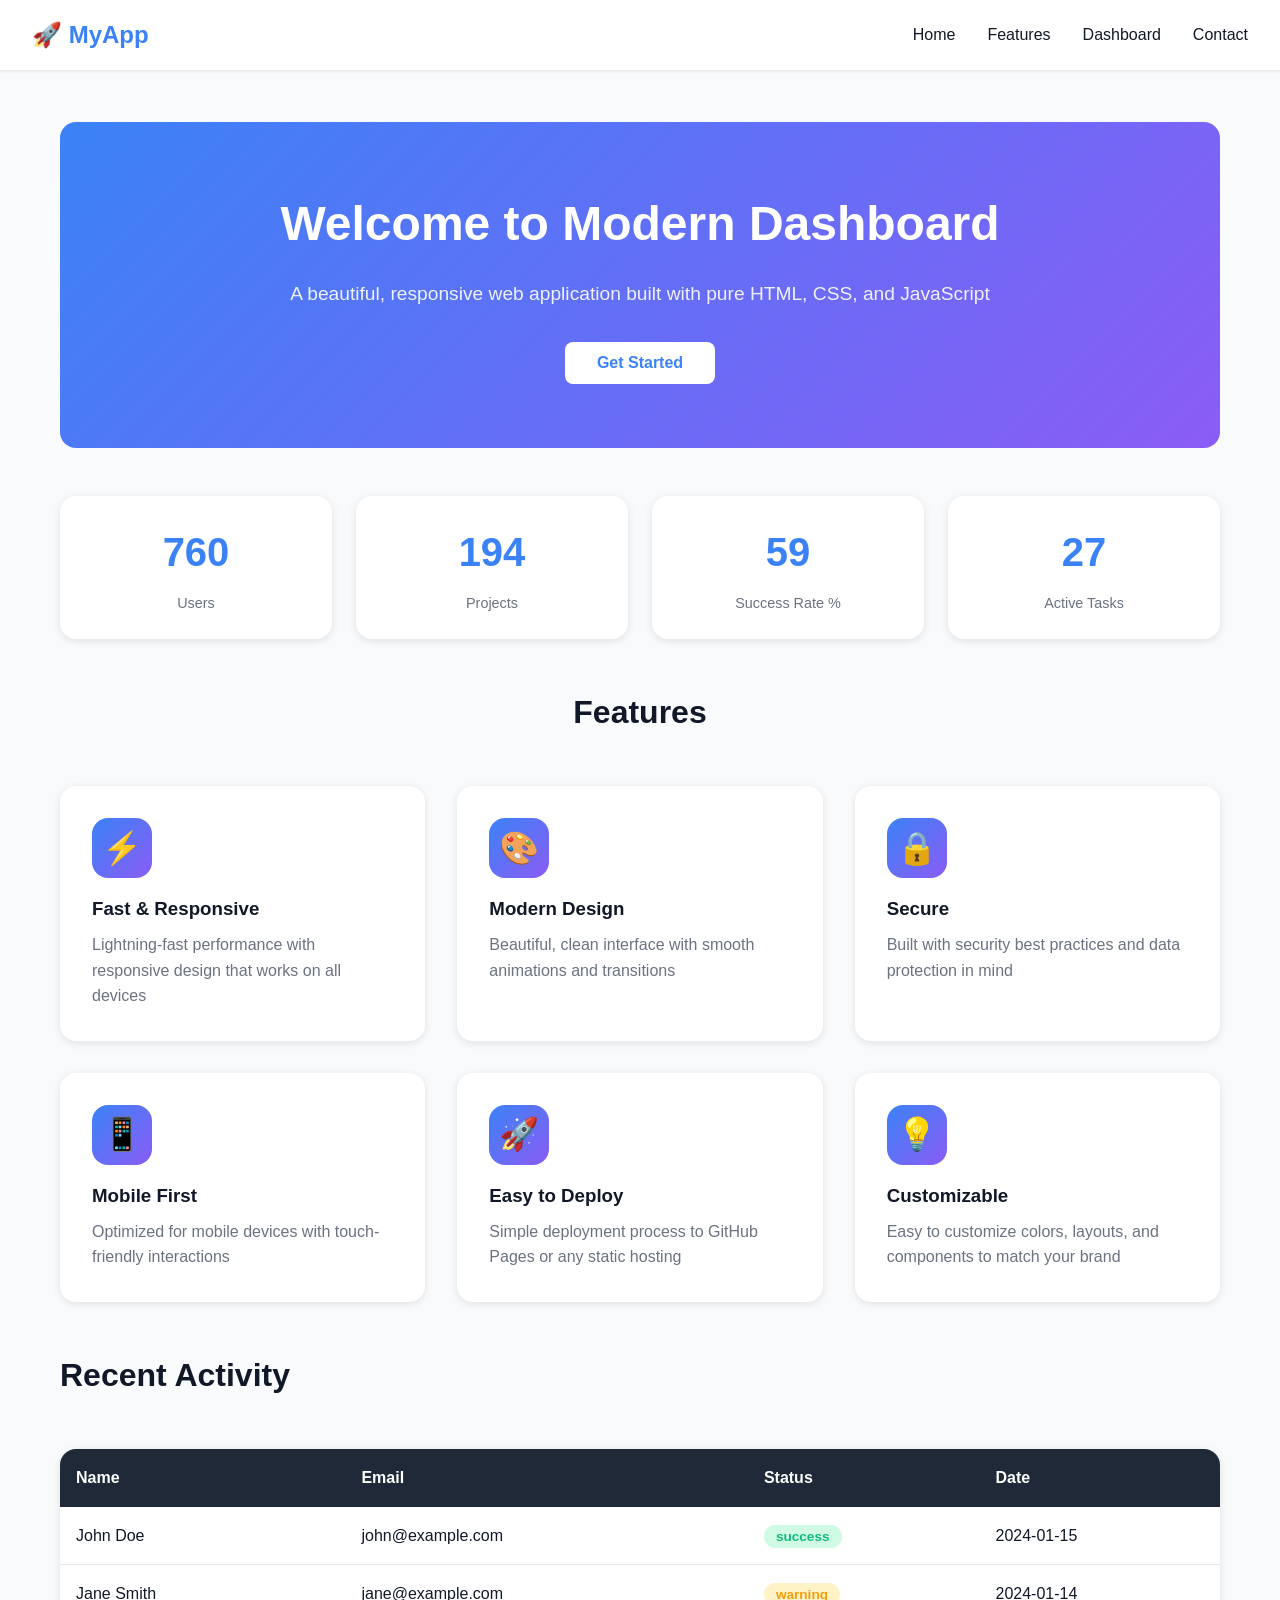
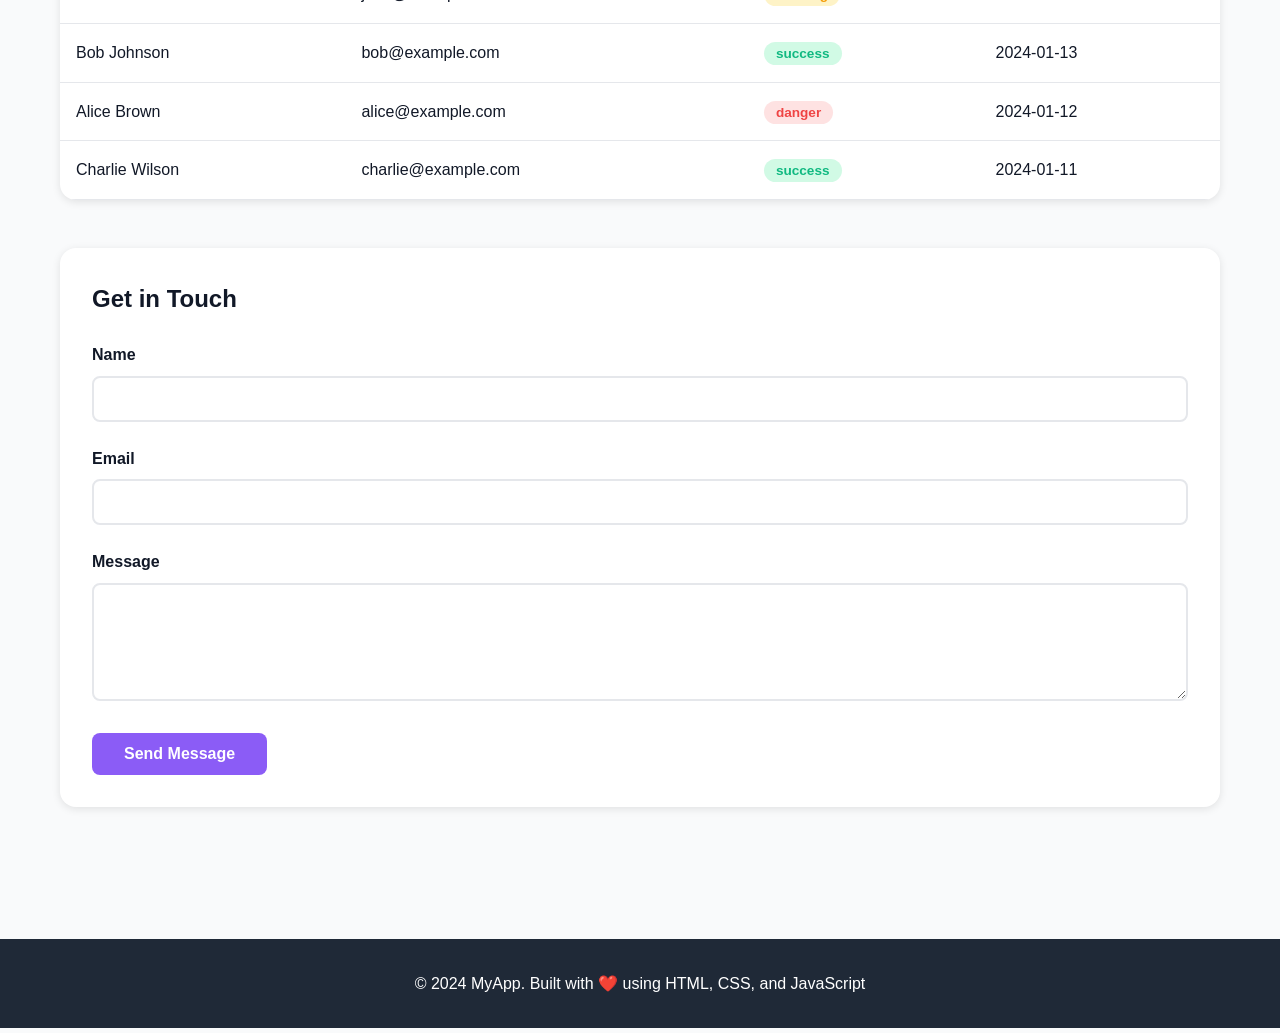
<file: github-pages-app.html>
<!DOCTYPE html>
<html lang="en">
<head>
  <meta charset="UTF-8">
  <meta name="viewport" content="width=device-width, initial-scale=1.0">
  <title>Modern Dashboard App</title>
  <style>
    * {
      margin: 0;
      padding: 0;
      box-sizing: border-box;
    }

    :root {
      --primary: #3b82f6;
      --primary-dark: #2563eb;
      --secondary: #8b5cf6;
      --success: #10b981;
      --danger: #ef4444;
      --warning: #f59e0b;
      --dark: #1f2937;
      --light: #f9fafb;
      --border: #e5e7eb;
      --text: #111827;
      --text-light: #6b7280;
    }

    body {
      font-family: -apple-system, BlinkMacSystemFont, 'Segoe UI', Roboto, 'Helvetica Neue', Arial, sans-serif;
      background: var(--light);
      color: var(--text);
      line-height: 1.6;
    }

    .container {
      max-width: 1200px;
      margin: 0 auto;
      padding: 20px;
    }

    /* Header */
    header {
      background: white;
      box-shadow: 0 1px 3px rgba(0, 0, 0, 0.1);
      position: sticky;
      top: 0;
      z-index: 100;
    }

    nav {
      display: flex;
      justify-content: space-between;
      align-items: center;
      padding: 1rem 2rem;
    }

    .logo {
      font-size: 1.5rem;
      font-weight: bold;
      color: var(--primary);
    }

    .nav-links {
      display: flex;
      gap: 2rem;
      list-style: none;
    }

    .nav-links a {
      text-decoration: none;
      color: var(--text);
      font-weight: 500;
      transition: color 0.3s;
    }

    .nav-links a:hover {
      color: var(--primary);
    }

    .menu-toggle {
      display: none;
      background: none;
      border: none;
      font-size: 1.5rem;
      cursor: pointer;
    }

    /* Hero Section */
    .hero {
      background: linear-gradient(135deg, var(--primary), var(--secondary));
      color: white;
      padding: 4rem 2rem;
      text-align: center;
      border-radius: 1rem;
      margin: 2rem 0;
    }

    .hero h1 {
      font-size: 3rem;
      margin-bottom: 1rem;
      animation: fadeInDown 0.8s;
    }

    .hero p {
      font-size: 1.2rem;
      margin-bottom: 2rem;
      opacity: 0.9;
      animation: fadeInUp 0.8s;
    }

    .btn {
      padding: 0.75rem 2rem;
      border: none;
      border-radius: 0.5rem;
      font-size: 1rem;
      font-weight: 600;
      cursor: pointer;
      transition: all 0.3s;
      text-decoration: none;
      display: inline-block;
    }

    .btn-primary {
      background: white;
      color: var(--primary);
    }

    .btn-primary:hover {
      transform: translateY(-2px);
      box-shadow: 0 4px 12px rgba(0, 0, 0, 0.2);
    }

    .btn-secondary {
      background: var(--secondary);
      color: white;
    }

    /* Features Grid */
    .features {
      display: grid;
      grid-template-columns: repeat(auto-fit, minmax(280px, 1fr));
      gap: 2rem;
      margin: 3rem 0;
    }

    .feature-card {
      background: white;
      padding: 2rem;
      border-radius: 1rem;
      box-shadow: 0 2px 8px rgba(0, 0, 0, 0.1);
      transition: transform 0.3s, box-shadow 0.3s;
      animation: fadeIn 0.5s;
    }

    .feature-card:hover {
      transform: translateY(-5px);
      box-shadow: 0 8px 24px rgba(0, 0, 0, 0.15);
    }

    .feature-icon {
      width: 60px;
      height: 60px;
      background: linear-gradient(135deg, var(--primary), var(--secondary));
      border-radius: 1rem;
      display: flex;
      align-items: center;
      justify-content: center;
      font-size: 2rem;
      margin-bottom: 1rem;
    }

    .feature-card h3 {
      margin-bottom: 0.5rem;
      color: var(--text);
    }

    .feature-card p {
      color: var(--text-light);
    }

    /* Stats Section */
    .stats {
      display: grid;
      grid-template-columns: repeat(auto-fit, minmax(200px, 1fr));
      gap: 1.5rem;
      margin: 3rem 0;
    }

    .stat-card {
      background: white;
      padding: 1.5rem;
      border-radius: 1rem;
      text-align: center;
      box-shadow: 0 2px 8px rgba(0, 0, 0, 0.1);
    }

    .stat-value {
      font-size: 2.5rem;
      font-weight: bold;
      color: var(--primary);
      margin-bottom: 0.5rem;
    }

    .stat-label {
      color: var(--text-light);
      font-size: 0.9rem;
    }

    /* Form Section */
    .form-section {
      background: white;
      padding: 2rem;
      border-radius: 1rem;
      box-shadow: 0 2px 8px rgba(0, 0, 0, 0.1);
      margin: 3rem 0;
    }

    .form-group {
      margin-bottom: 1.5rem;
    }

    .form-group label {
      display: block;
      margin-bottom: 0.5rem;
      font-weight: 600;
      color: var(--text);
    }

    .form-group input,
    .form-group textarea,
    .form-group select {
      width: 100%;
      padding: 0.75rem;
      border: 2px solid var(--border);
      border-radius: 0.5rem;
      font-size: 1rem;
      transition: border-color 0.3s;
    }

    .form-group input:focus,
    .form-group textarea:focus,
    .form-group select:focus {
      outline: none;
      border-color: var(--primary);
    }

    /* Table */
    .table-container {
      background: white;
      border-radius: 1rem;
      overflow: hidden;
      box-shadow: 0 2px 8px rgba(0, 0, 0, 0.1);
      margin: 3rem 0;
    }

    table {
      width: 100%;
      border-collapse: collapse;
    }

    thead {
      background: var(--dark);
      color: white;
    }

    th, td {
      padding: 1rem;
      text-align: left;
    }

    tbody tr {
      border-bottom: 1px solid var(--border);
      transition: background 0.3s;
    }

    tbody tr:hover {
      background: var(--light);
    }

    .badge {
      padding: 0.25rem 0.75rem;
      border-radius: 1rem;
      font-size: 0.85rem;
      font-weight: 600;
    }

    .badge-success {
      background: #d1fae5;
      color: var(--success);
    }

    .badge-warning {
      background: #fef3c7;
      color: var(--warning);
    }

    .badge-danger {
      background: #fee2e2;
      color: var(--danger);
    }

    /* Modal */
    .modal {
      display: none;
      position: fixed;
      top: 0;
      left: 0;
      width: 100%;
      height: 100%;
      background: rgba(0, 0, 0, 0.5);
      z-index: 1000;
      justify-content: center;
      align-items: center;
    }

    .modal.active {
      display: flex;
    }

    .modal-content {
      background: white;
      padding: 2rem;
      border-radius: 1rem;
      max-width: 500px;
      width: 90%;
      animation: slideUp 0.3s;
    }

    .modal-header {
      display: flex;
      justify-content: space-between;
      align-items: center;
      margin-bottom: 1.5rem;
    }

    .close-modal {
      background: none;
      border: none;
      font-size: 1.5rem;
      cursor: pointer;
      color: var(--text-light);
    }

    /* Footer */
    footer {
      background: var(--dark);
      color: white;
      text-align: center;
      padding: 2rem;
      margin-top: 4rem;
    }

    /* Animations */
    @keyframes fadeIn {
      from {
        opacity: 0;
        transform: translateY(20px);
      }
      to {
        opacity: 1;
        transform: translateY(0);
      }
    }

    @keyframes fadeInDown {
      from {
        opacity: 0;
        transform: translateY(-20px);
      }
      to {
        opacity: 1;
        transform: translateY(0);
      }
    }

    @keyframes fadeInUp {
      from {
        opacity: 0;
        transform: translateY(20px);
      }
      to {
        opacity: 1;
        transform: translateY(0);
      }
    }

    @keyframes slideUp {
      from {
        opacity: 0;
        transform: translateY(50px);
      }
      to {
        opacity: 1;
        transform: translateY(0);
      }
    }

    /* Responsive */
    @media (max-width: 768px) {
      .nav-links {
        display: none;
        flex-direction: column;
        position: absolute;
        top: 100%;
        left: 0;
        right: 0;
        background: white;
        padding: 1rem;
        box-shadow: 0 4px 8px rgba(0, 0, 0, 0.1);
      }

      .nav-links.active {
        display: flex;
      }

      .menu-toggle {
        display: block;
      }

      .hero h1 {
        font-size: 2rem;
      }

      .hero p {
        font-size: 1rem;
      }
    }

    /* Loading Spinner */
    .spinner {
      border: 4px solid var(--border);
      border-top: 4px solid var(--primary);
      border-radius: 50%;
      width: 40px;
      height: 40px;
      animation: spin 1s linear infinite;
      margin: 2rem auto;
    }

    @keyframes spin {
      to { transform: rotate(360deg); }
    }
  </style>
</head>
<body>
  <!-- Header -->
  <header>
    <nav>
      <div class="logo">🚀 MyApp</div>
      <button class="menu-toggle" onclick="toggleMenu()">☰</button>
      <ul class="nav-links" id="navLinks">
        <li><a href="#home">Home</a></li>
        <li><a href="#features">Features</a></li>
        <li><a href="#dashboard">Dashboard</a></li>
        <li><a href="#contact">Contact</a></li>
      </ul>
    </nav>
  </header>

  <div class="container">
    <!-- Hero Section -->
    <section class="hero" id="home">
      <h1>Welcome to Modern Dashboard</h1>
      <p>A beautiful, responsive web application built with pure HTML, CSS, and JavaScript</p>
      <button class="btn btn-primary" onclick="openModal()">Get Started</button>
    </section>

    <!-- Stats -->
    <div class="stats">
      <div class="stat-card">
        <div class="stat-value" data-target="1250">0</div>
        <div class="stat-label">Users</div>
      </div>
      <div class="stat-card">
        <div class="stat-value" data-target="320">0</div>
        <div class="stat-label">Projects</div>
      </div>
      <div class="stat-card">
        <div class="stat-value" data-target="98">0</div>
        <div class="stat-label">Success Rate %</div>
      </div>
      <div class="stat-card">
        <div class="stat-value" data-target="45">0</div>
        <div class="stat-label">Active Tasks</div>
      </div>
    </div>

    <!-- Features -->
    <section id="features">
      <h2 style="text-align: center; margin-bottom: 2rem; font-size: 2rem;">Features</h2>
      <div class="features">
        <div class="feature-card">
          <div class="feature-icon">⚡</div>
          <h3>Fast & Responsive</h3>
          <p>Lightning-fast performance with responsive design that works on all devices</p>
        </div>
        <div class="feature-card">
          <div class="feature-icon">🎨</div>
          <h3>Modern Design</h3>
          <p>Beautiful, clean interface with smooth animations and transitions</p>
        </div>
        <div class="feature-card">
          <div class="feature-icon">🔒</div>
          <h3>Secure</h3>
          <p>Built with security best practices and data protection in mind</p>
        </div>
        <div class="feature-card">
          <div class="feature-icon">📱</div>
          <h3>Mobile First</h3>
          <p>Optimized for mobile devices with touch-friendly interactions</p>
        </div>
        <div class="feature-card">
          <div class="feature-icon">🚀</div>
          <h3>Easy to Deploy</h3>
          <p>Simple deployment process to GitHub Pages or any static hosting</p>
        </div>
        <div class="feature-card">
          <div class="feature-icon">💡</div>
          <h3>Customizable</h3>
          <p>Easy to customize colors, layouts, and components to match your brand</p>
        </div>
      </div>
    </section>

    <!-- Dashboard Table -->
    <section id="dashboard">
      <h2 style="margin-bottom: 2rem; font-size: 2rem;">Recent Activity</h2>
      <div class="table-container">
        <table>
          <thead>
            <tr>
              <th>Name</th>
              <th>Email</th>
              <th>Status</th>
              <th>Date</th>
            </tr>
          </thead>
          <tbody id="tableBody">
            <!-- Populated by JavaScript -->
          </tbody>
        </table>
      </div>
    </section>

    <!-- Contact Form -->
    <section class="form-section" id="contact">
      <h2 style="margin-bottom: 1.5rem;">Get in Touch</h2>
      <form id="contactForm" onsubmit="handleSubmit(event)">
        <div class="form-group">
          <label for="name">Name</label>
          <input type="text" id="name" required>
        </div>
        <div class="form-group">
          <label for="email">Email</label>
          <input type="email" id="email" required>
        </div>
        <div class="form-group">
          <label for="message">Message</label>
          <textarea id="message" rows="5" required></textarea>
        </div>
        <button type="submit" class="btn btn-secondary">Send Message</button>
      </form>
    </section>
  </div>

  <!-- Modal -->
  <div class="modal" id="modal">
    <div class="modal-content">
      <div class="modal-header">
        <h2>Welcome!</h2>
        <button class="close-modal" onclick="closeModal()">×</button>
      </div>
      <p>This is a fully functional static web app that can be deployed to GitHub Pages!</p>
      <p>Features include:</p>
      <ul style="margin: 1rem 0; padding-left: 1.5rem;">
        <li>Responsive design</li>
        <li>Animated statistics</li>
        <li>Interactive forms</li>
        <li>Dynamic content</li>
        <li>Local storage support</li>
      </ul>
      <button class="btn btn-primary" onclick="closeModal()">Got it!</button>
    </div>
  </div>

  <footer>
    <p>&copy; 2024 MyApp. Built with ❤️ using HTML, CSS, and JavaScript</p>
  </footer>

  <script>
    // Toggle mobile menu
    function toggleMenu() {
      document.getElementById('navLinks').classList.toggle('active');
    }

    // Modal functions
    function openModal() {
      document.getElementById('modal').classList.add('active');
    }

    function closeModal() {
      document.getElementById('modal').classList.remove('active');
    }

    // Close modal on outside click
    document.getElementById('modal').addEventListener('click', function(e) {
      if (e.target === this) closeModal();
    });

    // Animate counter stats
    function animateStats() {
      const stats = document.querySelectorAll('.stat-value');
      stats.forEach(stat => {
        const target = parseInt(stat.getAttribute('data-target'));
        const duration = 2000;
        const increment = target / (duration / 16);
        let current = 0;

        const updateCount = () => {
          current += increment;
          if (current < target) {
            stat.textContent = Math.floor(current);
            requestAnimationFrame(updateCount);
          } else {
            stat.textContent = target;
          }
        };
        updateCount();
      });
    }

    // Populate table with sample data
    function populateTable() {
      const data = [
        { name: 'John Doe', email: 'john@example.com', status: 'success', date: '2024-01-15' },
        { name: 'Jane Smith', email: 'jane@example.com', status: 'warning', date: '2024-01-14' },
        { name: 'Bob Johnson', email: 'bob@example.com', status: 'success', date: '2024-01-13' },
        { name: 'Alice Brown', email: 'alice@example.com', status: 'danger', date: '2024-01-12' },
        { name: 'Charlie Wilson', email: 'charlie@example.com', status: 'success', date: '2024-01-11' },
      ];

      const tbody = document.getElementById('tableBody');
      tbody.innerHTML = data.map(item => `
        <tr>
          <td>${item.name}</td>
          <td>${item.email}</td>
          <td><span class="badge badge-${item.status}">${item.status}</span></td>
          <td>${item.date}</td>
        </tr>
      `).join('');
    }

    // Handle form submission
    function handleSubmit(e) {
      e.preventDefault();
      const name = document.getElementById('name').value;
      const email = document.getElementById('email').value;
      const message = document.getElementById('message').value;

      // Store in localStorage
      const submissions = JSON.parse(localStorage.getItem('submissions') || '[]');
      submissions.push({ name, email, message, date: new Date().toISOString() });
      localStorage.setItem('submissions', JSON.stringify(submissions));

      alert('Thank you! Your message has been saved locally.');
      document.getElementById('contactForm').reset();
    }

    // Smooth scroll for navigation
    document.querySelectorAll('a[href^="#"]').forEach(anchor => {
      anchor.addEventListener('click', function(e) {
        e.preventDefault();
        const target = document.querySelector(this.getAttribute('href'));
        if (target) {
          target.scrollIntoView({ behavior: 'smooth', block: 'start' });
          document.getElementById('navLinks').classList.remove('active');
        }
      });
    });

    // Initialize on page load
    window.addEventListener('DOMContentLoaded', () => {
      animateStats();
      populateTable();
      
      // Add fade-in animation to elements as they scroll into view
      const observer = new IntersectionObserver((entries) => {
        entries.forEach(entry => {
          if (entry.isIntersecting) {
            entry.target.style.animation = 'fadeIn 0.6s forwards';
          }
        });
      });

      document.querySelectorAll('.feature-card, .stat-card, .form-section').forEach(el => {
        observer.observe(el);
      });
    });

    // Add some interactivity - log clicks
    document.addEventListener('click', (e) => {
      if (e.target.tagName === 'BUTTON') {
        console.log('Button clicked:', e.target.textContent);
      }
    });
  </script>
</body>
</html>
</file>
